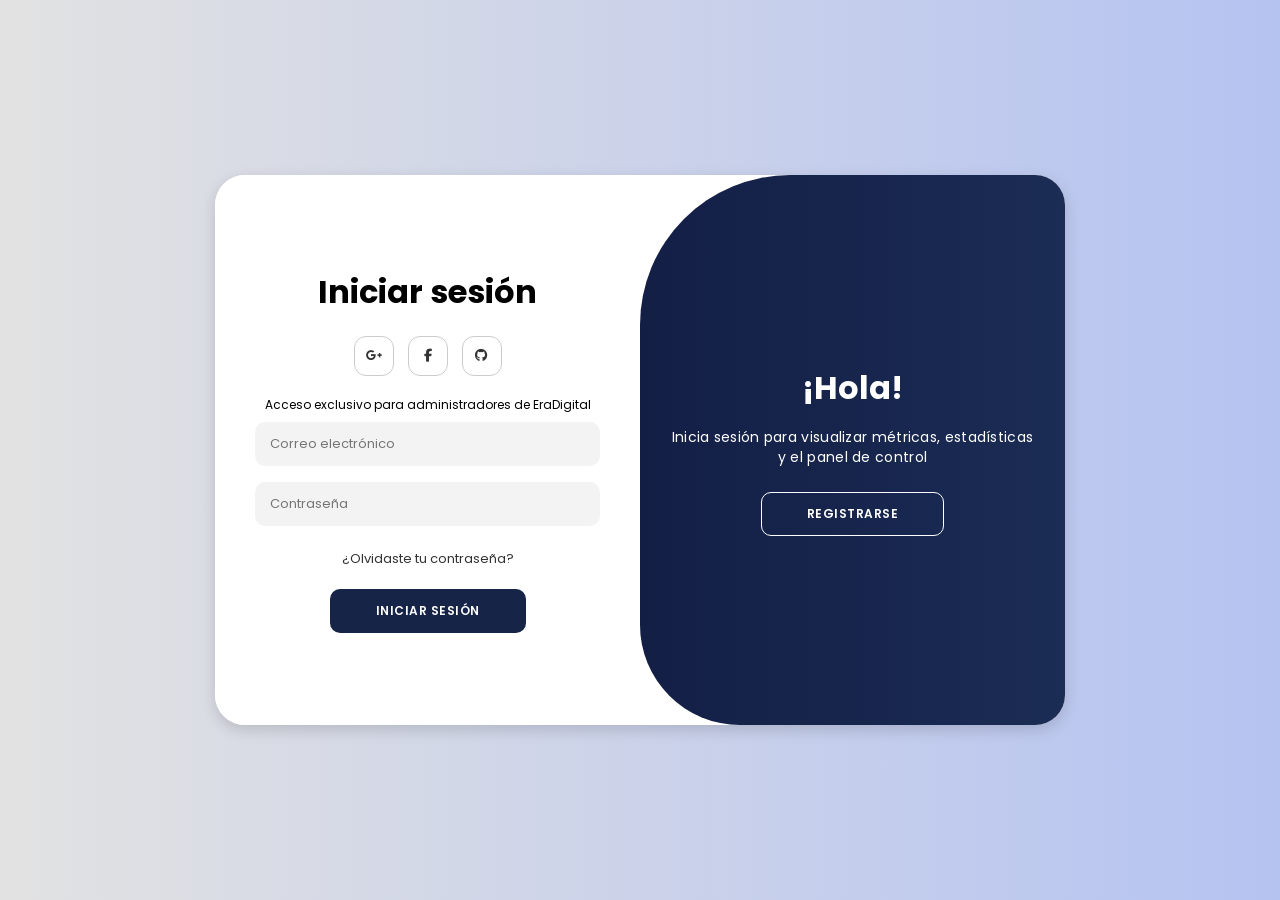
<file: dashboard.html>
<!DOCTYPE html>
<html lang="es">
<head>
    <meta charset="UTF-8">
    <meta name="viewport" content="width=device-width, initial-scale=1.0">
    <title>Dashboard | EraDigital</title>

    <link href="https://fonts.googleapis.com/css2?family=Poppins:wght@300;400;500;600;700&display=swap" rel="stylesheet">
    <link href="https://cdnjs.cloudflare.com/ajax/libs/font-awesome/6.7.2/css/all.min.css" rel="stylesheet">

    <link rel="stylesheet" href="styledashboard.css">
</head>
<body>

    <div class="dashboard-layout">

        <aside class="sidebar">

            <div class="sidebar-logo">
                <h2>EraDigital</h2>

            </div>

            <nav class="sidebar-nav">

                <a href="#" class="active">
                    <i class="fas fa-chart-line"></i>
                    <span>Dashboard</span>
                </a>

                <a href="index.html">
                    <i class="fas fa-globe"></i>
                    <span>Landing Page</span>
                </a>

                <a href="#promociones">
                    <i class="fas fa-bullhorn"></i>
                    <span>Promociones</span>
                </a>

            </nav>

            <div class="sidebar-footer">

                <a href="index.html">
                    <i class="fas fa-arrow-left"></i>
                    Cerrar sesión
                </a>

            </div>

        </aside>

        <main class="main-content">

            <header class="dashboard-header">

                <div>

                    <h1>Dashboard</h1>
                    <p>Monitoreo de métricas, campañas e interacciones de EraDigital.</p>

                </div>

            </header>

            <section class="dashboard-card">

                <iframe title="DashboardEraDigital" width="1140" height="541.25" src="https://app.powerbi.com/reportEmbed?reportId=9f20a5f8-0619-4a7f-ad5a-ed3a8c23cb73&autoAuth=true&ctid=e47646fe-da27-4518-8436-5f8b158ba127" frameborder="0" allowFullScreen="true"></iframe>

            </section>

        </main>
        </html>

    </div>
    <script>

if(localStorage.getItem("login") !== "true"){

    window.location.href = "login.html";

}

</script>

</body>
</file>
<file: styledashboard.css>
*{
    margin:0;
    padding:0;
    box-sizing:border-box;
    font-family:'Poppins',sans-serif;
}

body{
    background:#f8fafc;
    color:#0f172a;
}

.dashboard-layout{
    display:flex;
    min-height:100vh;
}

/* SIDEBAR */

.sidebar{

    width:250px;

    background:#ffffff;

    border-right:1px solid #e5e7eb;

    position:fixed;

    top:0;
    left:0;
    bottom:0;

    padding:2rem 1.5rem;

    display:flex;
    flex-direction:column;
    justify-content:space-between;

    z-index:100;
}

.sidebar-logo{

    text-align:center;

    display:flex;
    flex-direction:column;
    align-items:center;
}

.sidebar-logo h2{

    font-size:1.2rem;

    font-weight:600;

    color:#111827;

    margin-top:.5rem;
}

.sidebar-nav{

    display:flex;
    flex-direction:column;

    gap:.4rem;

    margin-top:2rem;
}

.sidebar-nav a{

    text-decoration:none;

    color:#6b7280;

    display:flex;
    align-items:center;

    gap:.8rem;

    padding:.95rem 1rem;

    border-radius:12px;

    transition:.25s ease;
}

.sidebar-nav a:hover{

    background:#f3f4f6;

    color:#111827;
}

.sidebar-nav a.active{

    background:#111827;

    color:#fff;
}

.sidebar-footer a{

    text-decoration:none;

    color:#6b7280;

    display:flex;
    align-items:center;

    gap:.7rem;

    font-size:.95rem;
}

.sidebar-footer a:hover{

    color:#111827;
}

/* CONTENIDO */

.main-content{

    flex:1;

    margin-left:250px;

    padding:1rem;
}

/* HEADER */

.dashboard-header{

    margin-bottom:1rem;
}

.dashboard-header h1{

    font-size:1.8rem;

    font-weight:700;

    color:#111827;
}

.dashboard-header p{

    color:#6b7280;

    margin-top:.3rem;

    font-size:.9rem;
}

/* DASHBOARD */

.dashboard-card{

    width:100%;

    height:calc(100vh - 110px);

    overflow:hidden;
}

.dashboard-card iframe{

    width:100%;

    height:100%;

    border:none;

    display:block;
}

/* TABLET */

@media(max-width:992px){

    .sidebar{
        width:85px;
    }

    .sidebar-logo h2,
    .sidebar-nav span,
    .sidebar-footer{
        display:none;
    }

    .sidebar-nav a{
        justify-content:center;
    }

    .main-content{
        margin-left:85px;
    }

}

/* MÓVIL */

@media(max-width:768px){

    .dashboard-layout{
        flex-direction:column;
    }

    .sidebar{

        position:relative;

        width:100%;

        height:auto;

        border-right:none;

        border-bottom:1px solid #e5e7eb;
    }

    .sidebar-logo h2,
    .sidebar-nav span{
        display:block;
    }

    .main-content{

        margin-left:0;

        padding:1rem;
    }

    .dashboard-header h1{

        font-size:1.5rem;
    }

    .dashboard-card{

        height:75vh;
    }

}
</file>
<file: stylelogin.css>
@import url('https://fonts.googleapis.com/css2?family=Poppins:wght@300;400;500;600&display=swap');

*{
    margin: 0;
    padding: 0;
    box-sizing: border-box;
    font-family: 'Poppins', sans-serif;
}

body{
    background: linear-gradient(to right, #e2e2e2, #b5c3f1);

    display: flex;
    align-items: center;
    justify-content: center;

    min-height: 100vh;

    padding: 2rem 1rem;
}

.container{
    background-color: #fff;

    border-radius: 30px;

    box-shadow: 0 5px 15px rgba(0, 0, 0, 0.15);

    position: relative;

    overflow: hidden;

    width: 850px;
    max-width: 100%;

    min-height: 550px;
}

.container p{
    font-size: 14px;
    line-height: 20px;

    letter-spacing: 0.3px;

    margin: 15px 0;
}

.container span{
    font-size: 12px;
}

.container a{
    color: #333;

    font-size: 13px;

    text-decoration: none;

    margin: 15px 0 10px;
}

.container button{
    background-color: #162447;

    color: #fff;

    font-size: 12px;

    padding: 12px 45px;

    border: 1px solid transparent;

    border-radius: 10px;

    font-weight: 600;

    letter-spacing: 0.5px;

    text-transform: uppercase;

    margin-top: 10px;

    cursor: pointer;

    transition: .3s ease;
}

.container button:hover{
    background-color: #1f3566;
}

.container button.hidden{
    background-color: transparent;
    border-color: #fff;
}

.container form{
    background-color: #fff;

    display: flex;
    align-items: center;
    justify-content: center;
    flex-direction: column;

    padding: 0 40px;

    height: 100%;
}

.container input{
    background-color: #f3f3f3;

    border: none;

    margin: 8px 0;

    padding: 12px 15px;

    font-size: 13px;

    border-radius: 10px;

    width: 100%;

    outline: none;
}

.form-container{
    position: absolute;

    top: 0;

    height: 100%;

    transition: all 0.6s ease-in-out;
}

.sign-in{
    left: 0;
    width: 50%;

    z-index: 2;
}

.container.active .sign-in{
    transform: translateX(100%);
}

.sign-up{
    left: 0;
    width: 50%;

    opacity: 0;

    z-index: 1;
}

.container.active .sign-up{
    transform: translateX(100%);

    opacity: 1;

    z-index: 5;

    animation: move 0.6s;
}

@keyframes move{
    0%, 49.99%{
        opacity: 0;
        z-index: 1;
    }

    50%, 100%{
        opacity: 1;
        z-index: 5;
    }
}

.social-icons{
    margin: 20px 0;
}

.social-icons a{
    border: 1px solid #ccc;

    border-radius: 12px;

    display: inline-flex;

    justify-content: center;
    align-items: center;

    margin: 0 5px;

    width: 40px;
    height: 40px;
}

.toggle-container{
    position: absolute;

    top: 0;
    left: 50%;

    width: 50%;
    height: 100%;

    overflow: hidden;

    transition: all 0.6s ease-in-out;

    border-radius: 150px 0 0 100px;

    z-index: 1000;
}

.container.active .toggle-container{
    transform: translateX(-100%);

    border-radius: 0 150px 100px 0;
}

.toggle{
    background: linear-gradient(to right, rgb(11, 17, 53), #1b2c55);

    color: #fff;

    position: relative;

    left: -100%;

    height: 100%;
    width: 200%;

    transform: translateX(0);

    transition: all 0.6s ease-in-out;
}

.container.active .toggle{
    transform: translateX(50%);
}

.toggle-panel{
    position: absolute;

    width: 50%;
    height: 100%;

    display: flex;
    align-items: center;
    justify-content: center;
    flex-direction: column;

    padding: 0 30px;

    text-align: center;

    top: 0;

    transition: all 0.6s ease-in-out;
}

.toggle-left{
    transform: translateX(-200%);
}

.container.active .toggle-left{
    transform: translateX(0);
}

.toggle-right{
    right: 0;
}

.container.active .toggle-right{
    transform: translateX(200%);
}

@media (max-width: 768px){

    body{
        padding: 1rem;
    }

    .container{
        width: 100%;
        min-height: auto;

        border-radius: 20px;
    }

    .form-container{
        position: relative;

        width: 100%;
        height: auto;

        transform: none !important;
    }

    .sign-in,
    .sign-up{
        width: 100%;

        position: relative;

        opacity: 1;

        z-index: 1;
    }

    .sign-up{
        display: none;
    }

    .container.active .sign-up{
        display: flex;
    }

    .container.active .sign-in{
        display: none;
    }

    .container form{
        padding: 2rem;
    }

    .toggle-container{
        position: relative;

        width: 100%;
        height: auto;

        left: 0;

        border-radius: 0;

        overflow: visible;
    }

    .toggle{
        position: relative;

        width: 100%;
        height: auto;

        left: 0;

        transform: none !important;

        border-radius: 0 0 20px 20px;
    }

    .toggle-panel{
        position: relative;

        width: 100%;
        height: auto;

        transform: none !important;

        padding: 2rem;

        display: none;
    }

    .toggle-right{
        display: flex;
    }

    .container.active .toggle-right{
        display: none;
    }

    .container.active .toggle-left{
        display: flex;
    }

}

@media (max-width: 480px){

    .container form{
        padding: 1.5rem;
    }

    .container h1{
        font-size: 1.7rem;
    }

    .container p{
        font-size: 13px;
    }

    .container button{
        width: 100%;
    }

}
@media (max-width: 768px){

    body{
        padding: 1rem;
        height: auto;
    }

    .container{
        width: 100%;
        min-height: auto;

        display: flex;
        flex-direction: column;

        overflow: hidden;
    }

    .form-container,
    .sign-in,
    .sign-up,
    .toggle-container,
    .toggle,
    .toggle-panel{
        position: relative !important;

        width: 100% !important;
        height: auto !important;

        top: unset !important;
        left: unset !important;
        right: unset !important;

        transform: none !important;

        opacity: 1 !important;
    }

    .form-container{
        display: none;

        padding: 2rem 0;
    }

    .sign-in{
        display: flex;
    }

    .container.active .sign-in{
        display: none;
    }

    .container.active .sign-up{
        display: flex;
    }

    .container:not(.active) .sign-in{
        display: flex;
    }

    .container:not(.active) .sign-up{
        display: none;
    }

    .container form{
        width: 100%;
        padding: 0 2rem;
    }

    .toggle-container{
        background: linear-gradient(to right, rgb(11, 17, 53), #1b2c55);

        color: white;
    }

    .toggle{
        background: transparent;
        width: 100%;
    }

    .toggle-panel{
        display: none;

        padding: 2rem;

        text-align: center;
    }

    .toggle-right{
        display: flex;
        flex-direction: column;
        align-items: center;
        justify-content: center;
    }

    .container.active .toggle-right{
        display: none;
    }

    .container.active .toggle-left{
        display: flex;
        flex-direction: column;
        align-items: center;
        justify-content: center;
    }

}

@media (max-width: 480px){

    .container{
        border-radius: 20px;
    }

    .container form{
        padding: 0 1.5rem;
    }

    .container h1{
        font-size: 1.6rem;
    }

    .container p{
        font-size: 13px;
    }

    .container button{
        width: 100%;
    }

}
</file>
